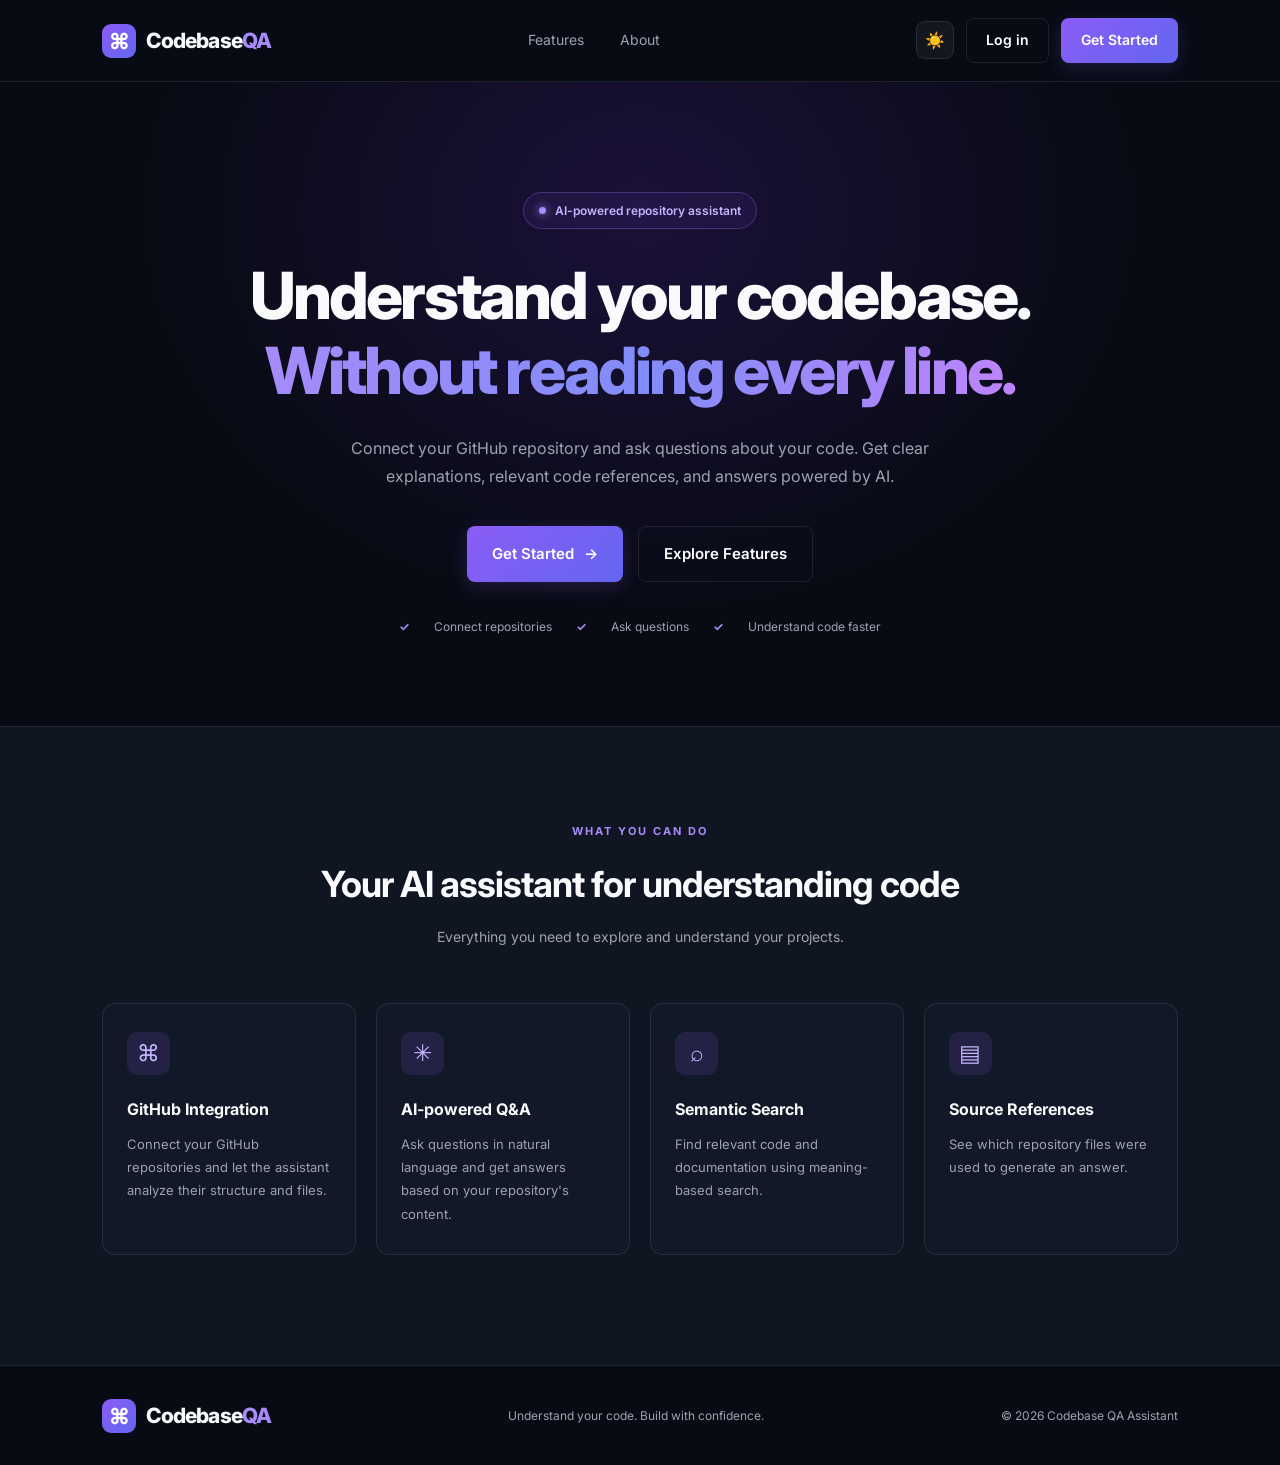
<file: frontend/index.html>
<!DOCTYPE html>
<html lang="en">
<head>
    <meta charset="UTF-8">
    <meta name="viewport" content="width=device-width, initial-scale=1.0">
    <meta name="description" content="Codebase QA Assistant - Understand your GitHub repositories with AI.">
    <title>Codebase QA Assistant</title>

    <link rel="stylesheet" href="css/style.css">
    <script src="js/theme.js"></script>
</head>

<body>

    <main class="landing-page">

        <nav class="navbar">
            <a href="index.html" class="logo">
                <span class="logo-icon">⌘</span>
                <span>Codebase<span class="logo-highlight">QA</span></span>
            </a>

            <div class="nav-links">
                <a href="#features">Features</a>
                <a href="#about">About</a>
            </div>

            <div class="nav-actions">
                <button class="theme-toggle" id="themeToggle" aria-label="Toggle theme" title="Toggle Light/Dark Theme">
                    <span class="theme-icon">☀️</span>
                </button>
                <a href="pages/login.html" class="btn btn-outline">Log in</a>
                <a href="pages/signup.html" class="btn btn-primary">Get Started</a>
            </div>
        </nav>

        <section class="hero" id="about">

            <div class="hero-badge">
                <span class="status-dot"></span>
                AI-powered repository assistant
            </div>

            <h1>
                Understand your codebase.
                <span>Without reading every line.</span>
            </h1>

            <p class="hero-description">
                Connect your GitHub repository and ask questions about your
                code. Get clear explanations, relevant code references,
                and answers powered by AI.
            </p>

            <div class="hero-actions">
                <a href="pages/signup.html" class="btn btn-primary btn-large">
                    Get Started
                    <span>→</span>
                </a>

                <a href="#features" class="btn btn-secondary btn-large">
                    Explore Features
                </a>
            </div>

            <div class="hero-note">
                <span>✓</span> Connect repositories
                <span>✓</span> Ask questions
                <span>✓</span> Understand code faster
            </div>

        </section>

        <section class="features" id="features">

            <div class="section-heading">
                <span class="section-label">WHAT YOU CAN DO</span>
                <h2>Your AI assistant for understanding code</h2>
                <p>Everything you need to explore and understand your projects.</p>
            </div>

            <div class="feature-grid">

                <article class="feature-card">
                    <div class="feature-icon">⌘</div>
                    <h3>GitHub Integration</h3>
                    <p>
                        Connect your GitHub repositories and let the assistant
                        analyze their structure and files.
                    </p>
                </article>

                <article class="feature-card">
                    <div class="feature-icon">✳</div>
                    <h3>AI-powered Q&A</h3>
                    <p>
                        Ask questions in natural language and get answers
                        based on your repository's content.
                    </p>
                </article>

                <article class="feature-card">
                    <div class="feature-icon">⌕</div>
                    <h3>Semantic Search</h3>
                    <p>
                        Find relevant code and documentation using
                        meaning-based search.
                    </p>
                </article>

                <article class="feature-card">
                    <div class="feature-icon">▤</div>
                    <h3>Source References</h3>
                    <p>
                        See which repository files were used to generate
                        an answer.
                    </p>
                </article>

            </div>
        </section>

        <footer class="footer">
            <a href="index.html" class="logo">
                <span class="logo-icon">⌘</span>
                <span>Codebase<span class="logo-highlight">QA</span></span>
            </a>

            <p>Understand your code. Build with confidence.</p>
            <span>© 2026 Codebase QA Assistant</span>
        </footer>

    </main>

</body>
</html>
</file>
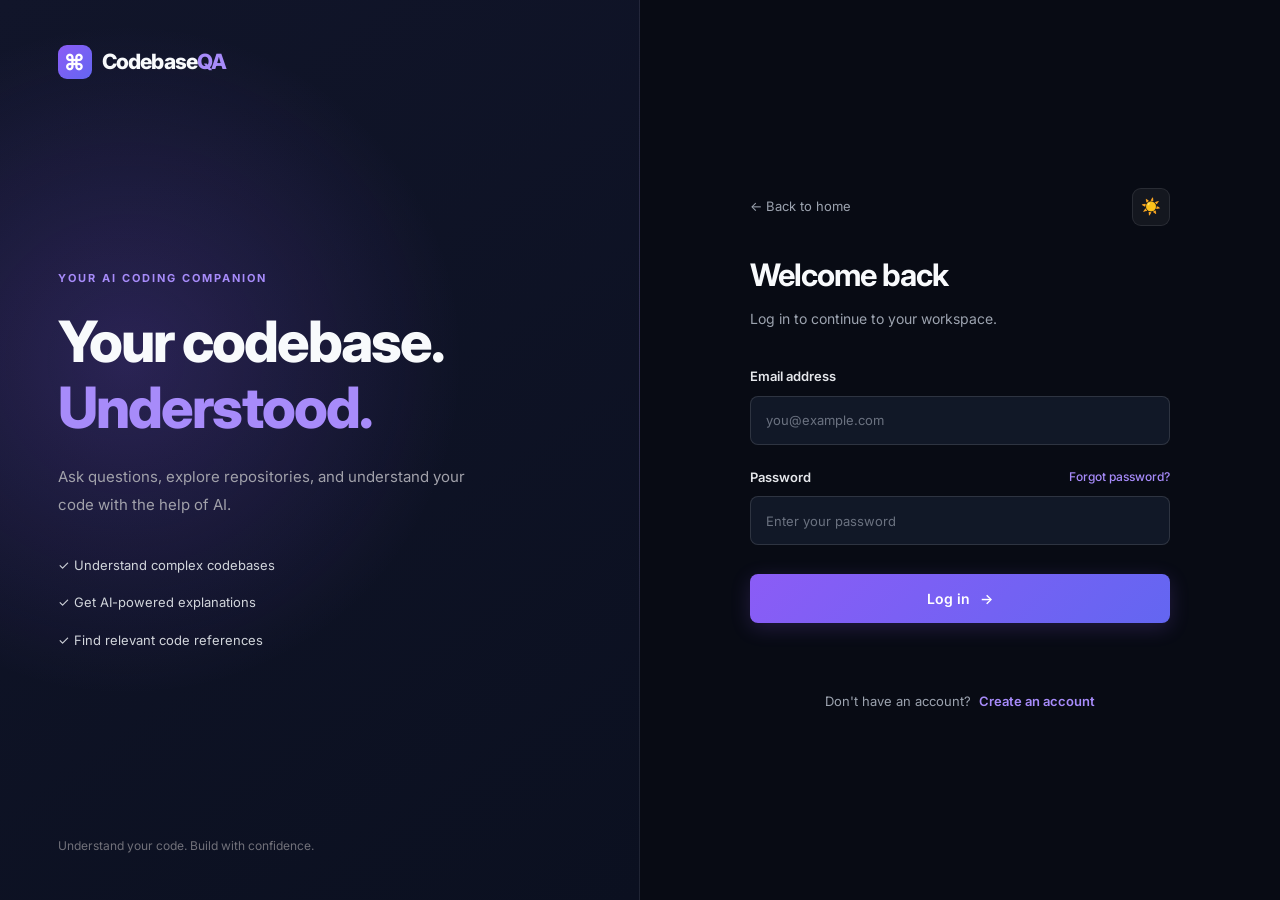
<file: frontend/pages/dashboard.html>
<!DOCTYPE html>
<html lang="en">
<head>
    <meta charset="UTF-8">
    <meta name="viewport" content="width=device-width, initial-scale=1.0">
    <title>Dashboard | Codebase QA Assistant</title>

    <link rel="stylesheet" href="../css/style.css?v=9">
    <link rel="stylesheet" href="../css/dashboard.css?v=9">
    <script src="../js/theme.js"></script>
</head>

<body class="dashboard-page">

    <div class="dashboard-layout">

        <!-- SIDEBAR -->
        <aside class="sidebar" id="sidebar">

            <div class="sidebar-header">
                <a href="../index.html" class="logo">
                    <span class="logo-icon">⌘</span>
                    <span>Codebase<span class="logo-highlight">QA</span></span>
                </a>

                <button class="sidebar-close" id="closeSidebar" aria-label="Close sidebar">
                    ×
                </button>
            </div>

            <button class="new-chat-btn" id="newChatBtn">
                <span>＋</span>
                New Chat
            </button>

            <div class="sidebar-section">
                <span class="sidebar-label">WORKSPACE</span>

                <a href="#repositories" class="sidebar-link active">
                    <span>▣</span>
                    My Repositories
                </a>
            </div>

            <div class="sidebar-section conversation-section">
                <span class="sidebar-label">RECENT CONVERSATIONS</span>

                <div id="conversationList" class="conversation-list">
                    <p class="empty-conversations">
                        Your conversations will appear here.
                    </p>
                </div>
            </div>

            <div class="sidebar-bottom">
                <div class="user-profile">
                    <div class="user-avatar" id="userAvatar">U</div>

                    <div class="user-details">
                        <span id="sidebarUsername">User</span>
                        <small id="sidebarEmail">user@example.com</small>
                    </div>
                </div>

                <div class="account-actions">
                    <button type="button" id="changePasswordBtn" class="account-action-btn">
                        Change Password
                    </button>
                    <button type="button" id="logoutBtn" class="account-action-btn signout-action-btn">
                        Sign out
                    </button>
                </div>
            </div>

        </aside>


        <!-- MAIN CONTENT -->
        <main class="dashboard-main">

            <!-- TOP NAVIGATION -->
            <header class="dashboard-header">

                <button class="menu-btn" id="menuBtn" aria-label="Open sidebar">
                    ☰
                </button>

                <div class="breadcrumb">
                    <span>Workspace</span>
                    <span>/</span>
                    <strong>Dashboard</strong>
                </div>

                <div class="header-right-actions">
                    <button class="theme-toggle" id="themeToggle" aria-label="Toggle theme" title="Toggle Light/Dark Theme">
                        <span class="theme-icon">☀️</span>
                    </button>
                    <div class="header-status">
                        <span class="status-dot"></span>
                        AI Assistant
                    </div>
                    <button type="button" id="headerLogoutBtn" class="btn btn-outline header-signout-btn">
                        Sign out
                    </button>
                </div>

            </header>


            <!-- DASHBOARD CONTENT -->
            <div class="dashboard-content">

                <section class="welcome-section">
                    <div>
                        <span class="section-label">YOUR WORKSPACE</span>

                        <h1>
                            Welcome back,
                            <span id="welcomeUsername">there</span>!
                        </h1>

                        <p>
                            Connect a repository and start exploring your
                            codebase with AI.
                        </p>
                    </div>

                    <button class="btn btn-primary" id="addRepositoryBtn">
                        <span>＋</span>
                        Add Repository
                    </button>
                </section>


                <!-- STATISTICS -->
                <section class="stats-grid">

                    <article class="stat-card">
                        <div class="stat-icon">▣</div>
                        <div>
                            <span class="stat-label">Total Repositories</span>
                            <h2 id="repositoryCount">0</h2>
                        </div>
                    </article>

                    <article class="stat-card">
                        <div class="stat-icon">◷</div>
                        <div>
                            <span class="stat-label">Conversations</span>
                            <h2 id="conversationCount">0</h2>
                        </div>
                    </article>

                    <article class="stat-card">
                        <div class="stat-icon">✳</div>
                        <div>
                            <span class="stat-label">AI Assistant</span>
                            <h2>Ready</h2>
                        </div>
                    </article>

                </section>


                <!-- REPOSITORIES -->
                <section class="repositories-section" id="repositories">

                    <div class="section-header">
                        <div>
                            <h2>My Repositories</h2>
                            <p>Manage and explore your connected GitHub projects.</p>
                        </div>

                        <button class="btn btn-outline" id="refreshRepositoriesBtn">
                            ↻ Refresh
                        </button>
                    </div>

                    <div id="repositoryGrid" class="repository-grid">

                        <div class="empty-state">
                            <div class="empty-state-icon">▣</div>

                            <h3>No repositories yet</h3>

                            <p>
                                Add your first GitHub repository to start
                                asking questions about your code.
                            </p>

                            <button class="btn btn-primary" id="emptyAddRepositoryBtn">
                                Add Your First Repository
                            </button>
                        </div>

                    </div>

                </section>


                <!-- AI ASSISTANT INTRODUCTION -->
                <section class="assistant-banner">

                    <div class="assistant-banner-icon">✳</div>

                    <div>
                        <h2>Your codebase, explained by AI.</h2>

                        <p>
                            Ask questions about your repository, understand
                            functions, explore project architecture and
                            find relevant code references.
                        </p>
                    </div>

                </section>

            </div>

        </main>

    </div>


    <!-- ADD REPOSITORY MODAL -->
    <div class="modal-overlay" id="repositoryModal">

        <div class="modal-card">

            <div class="modal-header">
                <div>
                    <h2>Add Repository</h2>
                    <p>Connect a public GitHub repository.</p>
                </div>

                <button class="modal-close" id="closeRepositoryModal" aria-label="Close modal">
                    ×
                </button>
            </div>

            <form id="repositoryForm">

                <div class="form-group">
                    <label for="githubUrl">GitHub Repository URL</label>

                    <input
                        type="url"
                        id="githubUrl"
                        name="github_url"
                        placeholder="https://github.com/username/repository"
                        required
                    >
                </div>

                <!-- AUTOMATIC CLONING AND INDEXING STATUS -->
                <div id="repositoryProgress" class="form-message" role="status" aria-live="polite"></div>

                <button type="submit" class="btn btn-primary modal-submit">
                    Connect & Index Repository
                </button>

            </form>

        </div>

    </div>


    <!-- CHANGE PASSWORD MODAL -->
    <div class="modal-overlay" id="changePasswordModal">

        <div class="modal-card">

            <div class="modal-header">
                <div>
                    <h2>Change Password</h2>
                    <p>Update your account password.</p>
                </div>

                <button class="modal-close" id="closeChangePasswordModal" aria-label="Close modal">
                    ×
                </button>
            </div>

            <form id="changePasswordForm">

                <div class="form-group">
                    <div class="modal-label-row">
                        <label for="currentPassword">Current Password</label>
                        <button type="button" id="forgotCurrentPasswordBtn" class="modal-link-btn">
                            Forgot password?
                        </button>
                    </div>
                    <input
                        type="password"
                        id="currentPassword"
                        name="current_password"
                        placeholder="Enter your current password"
                        autocomplete="current-password"
                        required
                    >
                </div>

                <div class="form-group">
                    <label for="newPassword">New Password</label>
                    <input
                        type="password"
                        id="newPassword"
                        name="new_password"
                        placeholder="At least 8 characters"
                        autocomplete="new-password"
                        minlength="8"
                        maxlength="128"
                        required
                    >
                </div>

                <div class="form-group">
                    <label for="confirmNewPassword">Confirm New Password</label>
                    <input
                        type="password"
                        id="confirmNewPassword"
                        name="confirm_new_password"
                        placeholder="Re-enter your new password"
                        autocomplete="new-password"
                        minlength="8"
                        maxlength="128"
                        required
                    >
                </div>

                <div id="changePasswordMessage" class="form-message" role="status" aria-live="polite"></div>

                <button type="submit" id="changePasswordSubmitBtn" class="btn btn-primary modal-submit">
                    Update Password
                </button>

            </form>

        </div>

    </div>


    <script src="../js/api.js?v=9"></script>
    <script src="../js/dashboard.js?v=9"></script>
    <script src="../js/chat.js?v=9"></script>

</body>
</html>
</file>
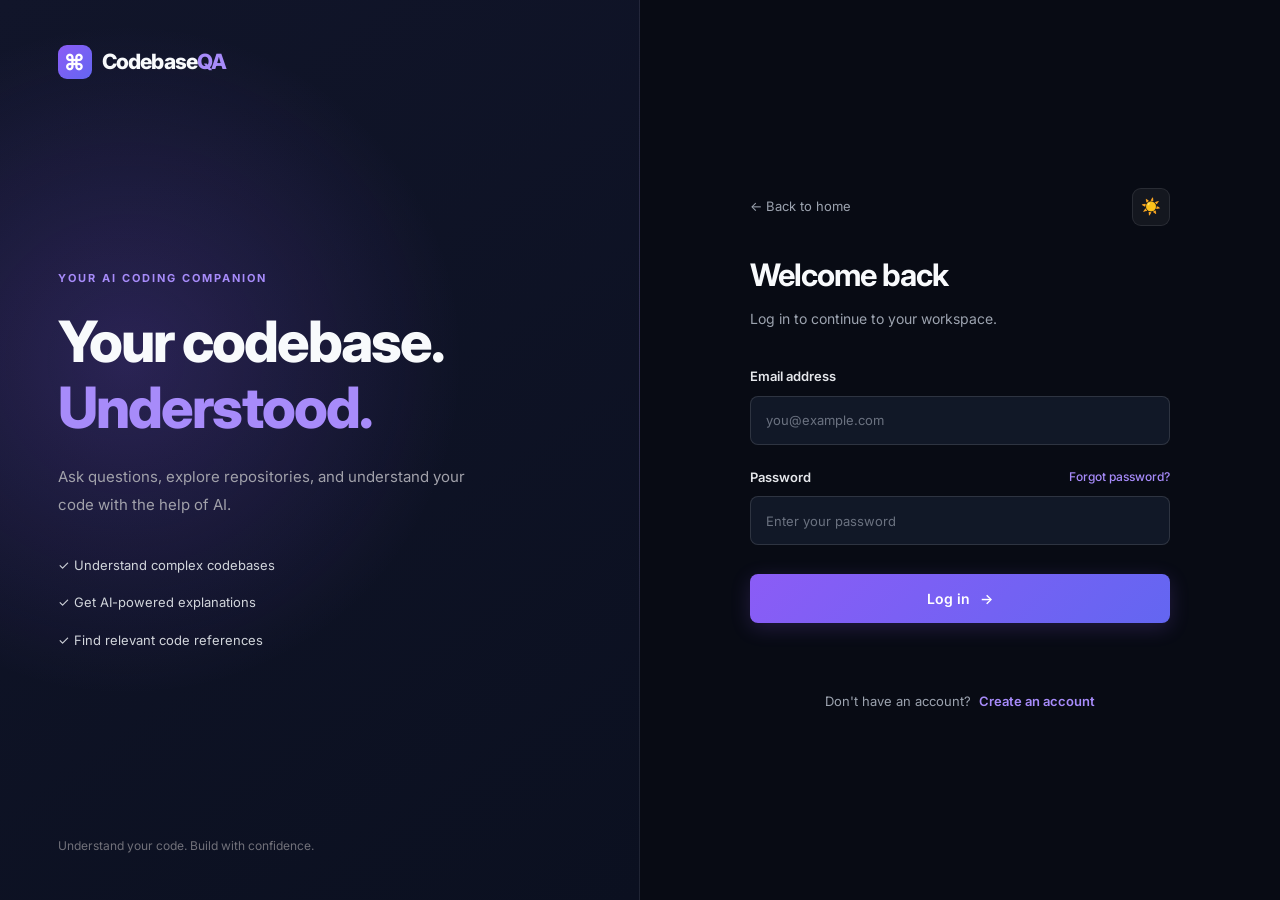
<file: frontend/pages/login.html>
<!DOCTYPE html>
<html lang="en">
<head>
    <meta charset="UTF-8">
    <meta name="viewport" content="width=device-width, initial-scale=1.0">
    <title>Login | Codebase QA Assistant</title>

    <link rel="stylesheet" href="../css/style.css">
    <link rel="stylesheet" href="../css/auth.css">
    <script src="../js/theme.js"></script>
</head>

<body class="auth-page">

    <main class="auth-container">

        <!-- Left Side: Branding -->
        <section class="auth-branding">

            <a href="../index.html" class="logo">
                <span class="logo-icon">⌘</span>
                <span>Codebase<span class="logo-highlight">QA</span></span>
            </a>

            <div class="branding-content">
                <span class="section-label">YOUR AI CODING COMPANION</span>

                <h1>
                    Your codebase.
                    <span>Understood.</span>
                </h1>

                <p>
                    Ask questions, explore repositories, and understand
                    your code with the help of AI.
                </p>

                <div class="branding-points">
                    <div>✓ Understand complex codebases</div>
                    <div>✓ Get AI-powered explanations</div>
                    <div>✓ Find relevant code references</div>
                </div>
            </div>

            <p class="branding-footer">
                Understand your code. Build with confidence.
            </p>

        </section>

        <!-- Right Side: Login Form -->
        <section class="auth-form-section">

            <div class="auth-form-wrapper">

                <div class="auth-top-bar">
                    <a href="../index.html" class="back-link">
                        ← Back to home
                    </a>
                    <button class="theme-toggle" id="themeToggle" aria-label="Toggle theme" title="Toggle Light/Dark Theme">
                        <span class="theme-icon">☀️</span>
                    </button>
                </div>

                <div class="auth-heading">
                    <h2>Welcome back</h2>
                    <p>Log in to continue to your workspace.</p>
                </div>

                <form id="loginForm">

                    <div class="form-group">
                        <label for="email">Email address</label>

                        <input
                            type="email"
                            id="email"
                            name="email"
                            placeholder="you@example.com"
                            autocomplete="email"
                            required
                        >
                    </div>

                    <div class="form-group">
                        <div class="password-label">
                            <label for="password">Password</label>
                            <a href="reset-password.html" class="forgot-password-link">Forgot password?</a>
                        </div>

                        <input
                            type="password"
                            id="password"
                            name="password"
                            placeholder="Enter your password"
                            autocomplete="current-password"
                            required
                        >
                    </div>

                    <button type="submit" class="btn btn-primary auth-submit">
                        Log in
                        <span>→</span>
                    </button>

                    <p id="loginMessage" class="form-message" role="status"></p>

                </form>

                <div class="auth-switch">
                    Don't have an account?
                    <a href="signup.html">Create an account</a>
                </div>

            </div>

        </section>

    </main>

    <script src="../js/api.js?v=8"></script>
    <script src="../js/auth.js?v=8"></script>

</body>
</html>
</file>
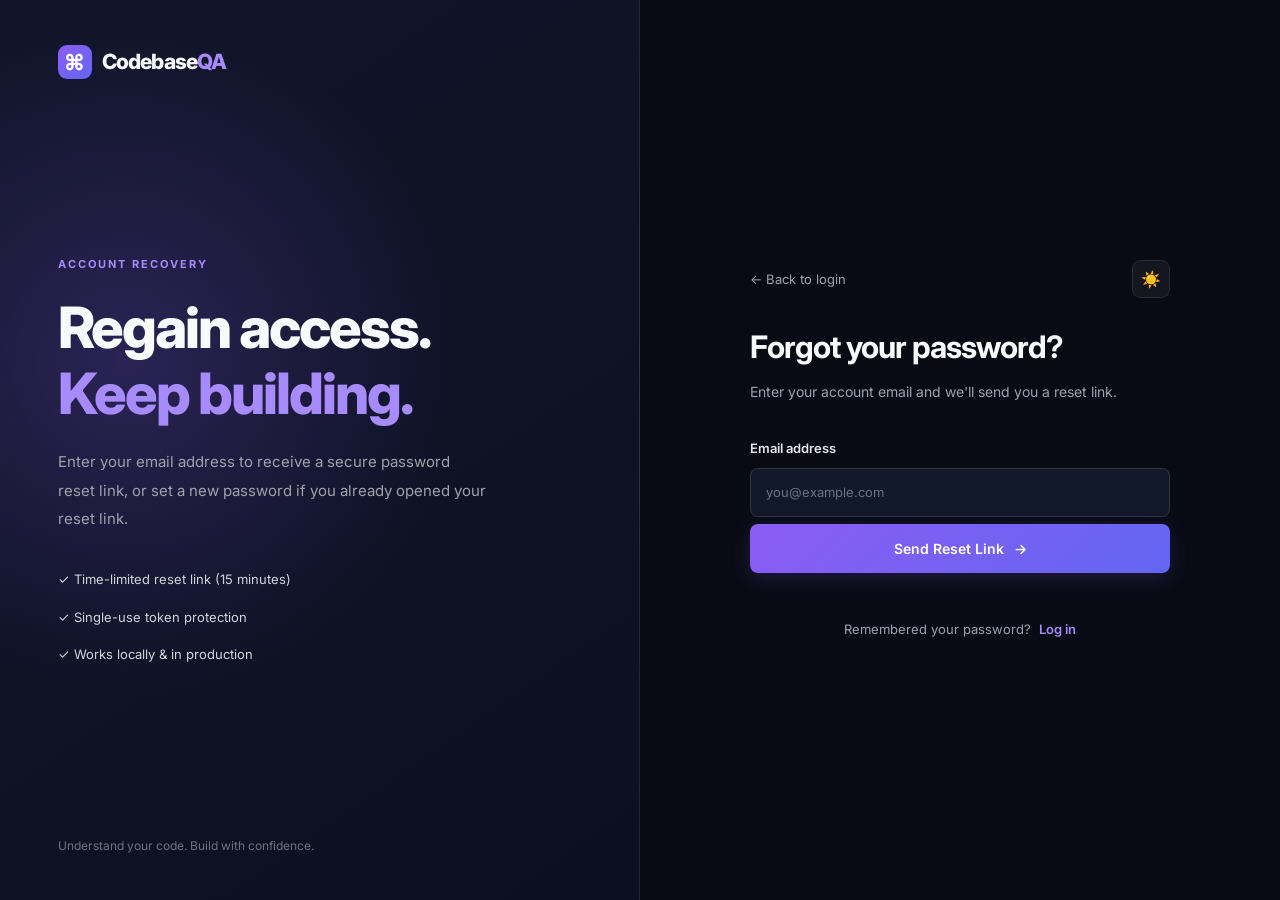
<file: frontend/pages/reset-password.html>
<!DOCTYPE html>
<html lang="en">
<head>
    <meta charset="UTF-8">
    <meta name="viewport" content="width=device-width, initial-scale=1.0">
    <title>Reset Password | Codebase QA Assistant</title>

    <link rel="stylesheet" href="../css/style.css?v=8">
    <link rel="stylesheet" href="../css/auth.css?v=8">
    <script src="../js/theme.js"></script>
</head>

<body class="auth-page">

    <main class="auth-container">

        <!-- Left Side: Branding -->
        <section class="auth-branding">

            <a href="../index.html" class="logo">
                <span class="logo-icon">⌘</span>
                <span>Codebase<span class="logo-highlight">QA</span></span>
            </a>

            <div class="branding-content">
                <span class="section-label">ACCOUNT RECOVERY</span>

                <h1>
                    Regain access.
                    <span>Keep building.</span>
                </h1>

                <p>
                    Enter your email address to receive a secure password reset link,
                    or set a new password if you already opened your reset link.
                </p>

                <div class="branding-points">
                    <div>✓ Time-limited reset link (15 minutes)</div>
                    <div>✓ Single-use token protection</div>
                    <div>✓ Works locally &amp; in production</div>
                </div>
            </div>

            <p class="branding-footer">
                Understand your code. Build with confidence.
            </p>

        </section>

        <!-- Right Side: Forgot / Reset Form -->
        <section class="auth-form-section">

            <div class="auth-form-wrapper">

                <div class="auth-top-bar">
                    <a href="login.html" class="back-link">
                        ← Back to login
                    </a>
                    <button class="theme-toggle" id="themeToggle" aria-label="Toggle theme" title="Toggle Light/Dark Theme">
                        <span class="theme-icon">☀️</span>
                    </button>
                </div>

                <!-- REQUEST RESET LINK -->
                <div id="forgotPasswordSection">
                    <div class="auth-heading">
                        <h2>Forgot your password?</h2>
                        <p>Enter your account email and we'll send you a reset link.</p>
                    </div>

                    <form id="forgotPasswordForm">

                        <div class="form-group">
                            <label for="resetEmail">Email address</label>
                            <input
                                type="email"
                                id="resetEmail"
                                name="email"
                                placeholder="you@example.com"
                                autocomplete="email"
                                required
                            >
                        </div>

                        <button type="submit" class="btn btn-primary auth-submit">
                            Send Reset Link
                            <span>→</span>
                        </button>

                        <p id="forgotMessage" class="form-message" role="status"></p>

                    </form>
                </div>

                <!-- SET NEW PASSWORD (WHEN ?token=... IS PRESENT) -->
                <div id="resetPasswordSection" style="display: none;">
                    <div class="auth-heading">
                        <h2>Set a new password</h2>
                        <p>Choose a strong new password for your account.</p>
                    </div>

                    <form id="resetPasswordForm">

                        <div class="form-group">
                            <label for="newResetPassword">New password</label>
                            <input
                                type="password"
                                id="newResetPassword"
                                name="new_password"
                                placeholder="At least 8 characters"
                                autocomplete="new-password"
                                minlength="8"
                                maxlength="128"
                                required
                            >
                        </div>

                        <div class="form-group">
                            <label for="confirmNewResetPassword">Confirm new password</label>
                            <input
                                type="password"
                                id="confirmNewResetPassword"
                                name="confirm_new_password"
                                placeholder="Re-enter your new password"
                                autocomplete="new-password"
                                minlength="8"
                                maxlength="128"
                                required
                            >
                        </div>

                        <button type="submit" class="btn btn-primary auth-submit">
                            Reset Password
                            <span>→</span>
                        </button>

                        <p id="resetMessage" class="form-message" role="status"></p>

                    </form>
                </div>

                <div class="auth-switch">
                    Remembered your password?
                    <a href="login.html">Log in</a>
                </div>

            </div>

        </section>

    </main>

    <script src="../js/api.js?v=8"></script>
    <script src="../js/auth.js?v=8"></script>

</body>
</html>
</file>
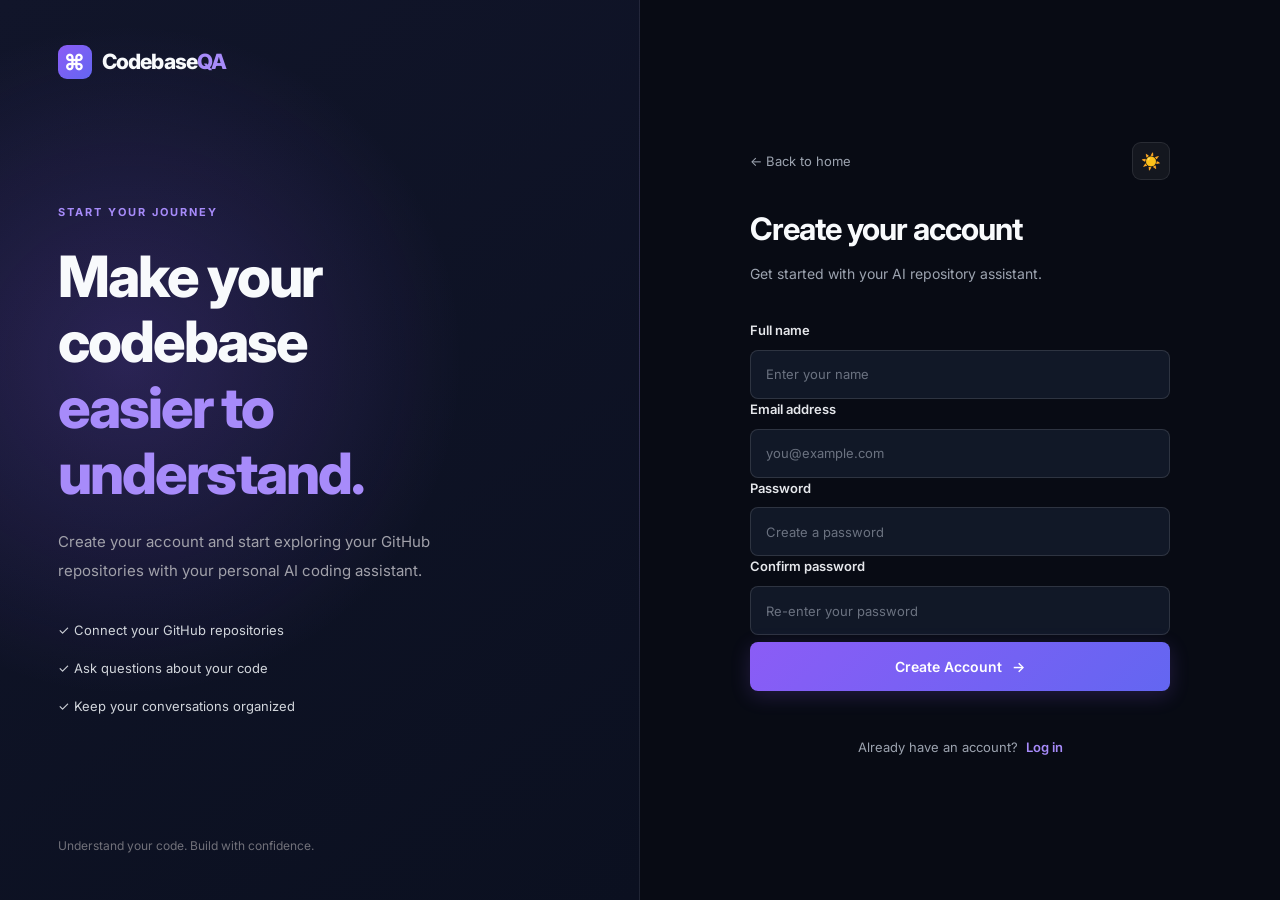
<file: frontend/pages/signup.html>
<!DOCTYPE html>
<html lang="en">
<head>
    <meta charset="UTF-8">
    <meta name="viewport" content="width=device-width, initial-scale=1.0">
    <title>Create Account | Codebase QA Assistant</title>

    <link rel="stylesheet" href="../css/style.css">
    <link rel="stylesheet" href="../css/auth.css">
    <script src="../js/theme.js"></script>
</head>

<body class="auth-page">

    <main class="auth-container">

        <!-- Left Branding Panel -->
        <section class="auth-branding">

            <a href="../index.html" class="logo">
                <span class="logo-icon">⌘</span>
                <span>Codebase<span class="logo-highlight">QA</span></span>
            </a>

            <div class="branding-content">
                <span class="section-label">START YOUR JOURNEY</span>

                <h1>
                    Make your codebase
                    <span>easier to understand.</span>
                </h1>

                <p>
                    Create your account and start exploring your GitHub
                    repositories with your personal AI coding assistant.
                </p>

                <div class="branding-points">
                    <div>✓ Connect your GitHub repositories</div>
                    <div>✓ Ask questions about your code</div>
                    <div>✓ Keep your conversations organized</div>
                </div>
            </div>

            <p class="branding-footer">
                Understand your code. Build with confidence.
            </p>

        </section>

        <!-- Right Signup Form -->
        <section class="auth-form-section">

            <div class="auth-form-wrapper">

                <div class="auth-top-bar">
                    <a href="../index.html" class="back-link">
                        ← Back to home
                    </a>
                    <button class="theme-toggle" id="themeToggle" aria-label="Toggle theme" title="Toggle Light/Dark Theme">
                        <span class="theme-icon">☀️</span>
                    </button>
                </div>

                <div class="auth-heading">
                    <h2>Create your account</h2>
                    <p>Get started with your AI repository assistant.</p>
                </div>

                <form id="signupForm">

                    <div class="form-group">
                        <label for="username">Full name</label>

                        <input
                            type="text"
                            id="username"
                            name="username"
                            placeholder="Enter your name"
                            autocomplete="name"
                            minlength="3"
                            maxlength="100"
                            required
                        >
                    </div>

                    <div class="form-group">
                        <label for="email">Email address</label>

                        <input
                            type="email"
                            id="email"
                            name="email"
                            placeholder="you@example.com"
                            autocomplete="email"
                            required
                        >
                    </div>

                    <div class="form-group">
                        <label for="password">Password</label>

                        <input
                            type="password"
                            id="password"
                            name="password"
                            placeholder="Create a password"
                            autocomplete="new-password"
                            minlength="8"
                            maxlength="128"
                            required
                        >
                    </div>

                    <div class="form-group">
                        <label for="confirmPassword">Confirm password</label>

                        <input
                            type="password"
                            id="confirmPassword"
                            name="confirmPassword"
                            placeholder="Re-enter your password"
                            autocomplete="new-password"
                            minlength="8"
                            maxlength="128"
                            required
                        >
                    </div>

                    <button type="submit" class="btn btn-primary auth-submit">
                        Create Account
                        <span>→</span>
                    </button>

                    <p id="signupMessage" class="form-message" role="status"></p>

                </form>

                <div class="auth-switch">
                    Already have an account?
                    <a href="login.html">Log in</a>
                </div>

            </div>

        </section>

    </main>

    <script src="../js/api.js?v=4"></script>
    <script src="../js/auth.js?v=4"></script>

</body>
</html>
</file>
<file: frontend/css/style.css>
/* ================================
   1. GLOBAL STYLES
================================ */

@import url('https://fonts.googleapis.com/css2?family=Inter:wght@400;500;600;700;800&display=swap');

:root {
    --bg-primary: #080b14;
    --bg-secondary: #101522;
    --bg-card: #111827;
    --text-primary: #f8fafc;
    --text-secondary: #9ca3af;
    --accent: #8b5cf6;
    --accent-light: #a78bfa;
    --border: rgba(255, 255, 255, 0.09);
}

* {
    margin: 0;
    padding: 0;
    box-sizing: border-box;
}

html {
    scroll-behavior: smooth;
}

body {
    font-family: 'Inter', sans-serif;
    background: var(--bg-primary);
    color: var(--text-primary);
    line-height: 1.6;
}

a {
    text-decoration: none;
    color: inherit;
}

.landing-page {
    width: 100%;
    min-height: 100vh;
    overflow: hidden;
}

/* ================================
   2. NAVIGATION BAR
================================ */

.navbar {
    width: 100%;
    height: 82px;
    padding: 0 8%;
    display: flex;
    align-items: center;
    justify-content: space-between;
    border-bottom: 1px solid var(--border);
    background: rgba(8, 11, 20, 0.85);
}

.logo {
    display: flex;
    align-items: center;
    gap: 10px;
    font-size: 21px;
    font-weight: 800;
    letter-spacing: -0.8px;
}

.logo-icon {
    width: 34px;
    height: 34px;
    display: grid;
    place-items: center;
    border-radius: 9px;
    background: linear-gradient(135deg, #8b5cf6, #6366f1);
    color: white;
    font-size: 22px;
}

.logo-highlight {
    color: var(--accent-light);
}

.nav-links {
    display: flex;
    gap: 36px;
}

.nav-links a {
    color: var(--text-secondary);
    font-size: 14px;
    transition: color 0.3s ease;
}

.nav-links a:hover {
    color: white;
}

.nav-actions {
    display: flex;
    align-items: center;
    gap: 12px;
}

/* ================================
   3. BUTTONS
================================ */

.btn {
    display: inline-flex;
    justify-content: center;
    align-items: center;
    gap: 10px;
    border-radius: 8px;
    font-size: 14px;
    font-weight: 600;
    transition: all 0.3s ease;
    cursor: pointer;
}

.btn-outline {
    padding: 10px 19px;
    border: 1px solid var(--border);
    color: white;
}

.btn-outline:hover {
    background: rgba(255, 255, 255, 0.07);
}

.btn-primary {
    padding: 11px 20px;
    color: white;
    background: linear-gradient(135deg, #8b5cf6, #6366f1);
    box-shadow: 0 5px 20px rgba(139, 92, 246, 0.2);
}

.btn-primary:hover {
    transform: translateY(-2px);
    box-shadow: 0 8px 25px rgba(139, 92, 246, 0.35);
}

.btn-secondary {
    padding: 14px 24px;
    border: 1px solid var(--border);
    color: white;
}

.btn-secondary:hover {
    background: rgba(255, 255, 255, 0.07);
}

.btn-large {
    padding: 15px 25px;
    font-size: 15px;
}

/* ================================
   4. HERO SECTION
================================ */

.hero {
    position: relative;
    min-height: 590px;
    padding: 110px 20px 90px;
    display: flex;
    flex-direction: column;
    align-items: center;
    text-align: center;
    background:
        radial-gradient(
            ellipse at 50% 20%,
            rgba(109, 40, 217, 0.19),
            transparent 55%
        );
}

.hero-badge {
    display: inline-flex;
    align-items: center;
    gap: 9px;
    padding: 8px 15px;
    margin-bottom: 30px;
    border: 1px solid rgba(167, 139, 250, 0.25);
    border-radius: 30px;
    background: rgba(139, 92, 246, 0.08);
    color: #c4b5fd;
    font-size: 12px;
    font-weight: 600;
}

.status-dot {
    width: 7px;
    height: 7px;
    border-radius: 50%;
    background: #a78bfa;
    box-shadow: 0 0 10px #a78bfa;
}

.hero h1 {
    max-width: 850px;
    font-size: clamp(38px, 6vw, 65px);
    line-height: 1.15;
    letter-spacing: -2.8px;
    font-weight: 800;
}

.hero h1 span {
    display: block;
    background: linear-gradient(90deg, #a78bfa, #818cf8, #c084fc);
    -webkit-background-clip: text;
    background-clip: text;
    color: transparent;
}

.hero-description {
    max-width: 620px;
    margin-top: 25px;
    color: var(--text-secondary);
    font-size: 16px;
    line-height: 1.8;
}

.hero-actions {
    display: flex;
    gap: 15px;
    margin-top: 35px;
}

.hero-note {
    display: flex;
    flex-wrap: wrap;
    justify-content: center;
    gap: 24px;
    margin-top: 35px;
    color: #9ca3af;
    font-size: 12px;
}

.hero-note span {
    color: #a78bfa;
    font-weight: 700;
}

/* ================================
   5. FEATURES SECTION
================================ */

.features {
    padding: 90px 8% 110px;
    background: var(--bg-secondary);
    border-top: 1px solid var(--border);
}

.section-heading {
    text-align: center;
    margin-bottom: 55px;
}

.section-label {
    color: var(--accent-light);
    font-size: 11px;
    font-weight: 700;
    letter-spacing: 2px;
}

.section-heading h2 {
    margin-top: 13px;
    font-size: clamp(25px, 4vw, 36px);
    letter-spacing: -1px;
}

.section-heading p {
    margin-top: 12px;
    color: var(--text-secondary);
    font-size: 14px;
}

.feature-grid {
    display: grid;
    grid-template-columns: repeat(4, 1fr);
    gap: 20px;
    max-width: 1200px;
    margin: 0 auto;
}

.feature-card {
    padding: 28px 24px;
    min-height: 220px;
    border: 1px solid var(--border);
    border-radius: 13px;
    background: var(--bg-card);
    transition: all 0.3s ease;
}

.feature-card:hover {
    transform: translateY(-6px);
    border-color: rgba(167, 139, 250, 0.5);
    background: #171e30;
}

.feature-icon {
    width: 43px;
    height: 43px;
    display: grid;
    place-items: center;
    border-radius: 10px;
    background: rgba(139, 92, 246, 0.14);
    color: #c4b5fd;
    font-size: 23px;
}

.feature-card h3 {
    margin-top: 22px;
    font-size: 16px;
    font-weight: 700;
}

.feature-card p {
    margin-top: 10px;
    color: var(--text-secondary);
    font-size: 13px;
    line-height: 1.8;
}

/* ================================
   6. FOOTER
================================ */

.footer {
    min-height: 100px;
    padding: 25px 8%;
    display: flex;
    align-items: center;
    justify-content: space-between;
    gap: 20px;
    flex-wrap: wrap;
    background: var(--bg-primary);
    border-top: 1px solid var(--border);
}

.footer p,
.footer > span {
    color: var(--text-secondary);
    font-size: 12px;
}

/* ================================
   7. RESPONSIVE DESIGN
================================ */

@media (max-width: 1000px) {
    .feature-grid {
        grid-template-columns: repeat(2, 1fr);
    }

    .navbar {
        padding: 0 5%;
    }
}

@media (max-width: 650px) {
    .navbar {
        height: auto;
        min-height: 75px;
        padding: 18px 5%;
        flex-wrap: wrap;
        gap: 15px;
    }

    .nav-links {
        display: none;
    }

    .nav-actions {
        gap: 8px;
    }

    .btn-outline,
    .nav-actions .btn-primary {
        padding: 9px 12px;
        font-size: 12px;
    }

    .hero {
        padding: 85px 20px 70px;
    }

    .hero h1 {
        letter-spacing: -1.5px;
    }

    .hero-description {
        font-size: 14px;
    }

    .hero-actions {
        flex-direction: column;
        width: 100%;
        max-width: 280px;
    }

    .hero-note {
        gap: 12px;
        font-size: 11px;
    }

    .features {
        padding: 70px 6%;
    }

    .feature-grid {
        grid-template-columns: 1fr;
    }

    .footer {
        flex-direction: column;
        text-align: center;
    }
}

/* Conversation history item layout */

.conversation-item-wrapper {
    display: flex;
    align-items: center;
    gap: 6px;
    width: 100%;
}

.conversation-item-wrapper .conversation-item {
    flex: 1;
    min-width: 0;
}

/* Conversation delete button */

.conversation-delete-btn {
    flex-shrink: 0;
    width: 30px;
    height: 30px;
    border: none;
    border-radius: 6px;
    background: transparent;
    color: #9ca3af;
    font-size: 21px;
    cursor: pointer;
    transition: background 0.2s ease, color 0.2s ease;
}

.conversation-delete-btn:hover {
    background: rgba(239, 68, 68, 0.12);
    color: #ef4444;
}

.conversation-delete-btn:disabled {
    opacity: 0.5;
    cursor: not-allowed;
}

/* =========================================
   THEME TOGGLE & LIGHT THEME STYLES
========================================= */

.theme-toggle {
    display: inline-flex;
    align-items: center;
    justify-content: center;
    width: 38px;
    height: 38px;
    border-radius: 9px;
    border: 1px solid var(--border);
    background: rgba(255, 255, 255, 0.05);
    color: var(--text-primary);
    cursor: pointer;
    font-size: 16px;
    transition: all 0.25s ease;
}

.theme-toggle:hover {
    border-color: var(--accent);
    transform: translateY(-1px);
    background: rgba(139, 92, 246, 0.15);
}

/* --- LIGHT THEME (PURE WHITE BACKGROUND) --- */
[data-theme="light"] {
    --bg-primary: #ffffff;
    --bg-secondary: #f8fafc;
    --bg-card: #ffffff;
    --text-primary: #0f172a;
    --text-secondary: #475569;
    --accent: #7c3aed;
    --accent-light: #6d28d9;
    --border: #e2e8f0;
}

[data-theme="light"] body {
    background: #ffffff !important;
    color: #0f172a !important;
}

[data-theme="light"] .landing-page {
    background: #ffffff !important;
}

[data-theme="light"] .navbar {
    background: #ffffff !important;
    border-bottom: 1px solid #e2e8f0 !important;
}

[data-theme="light"] .nav-links a {
    color: #475569 !important;
}

[data-theme="light"] .nav-links a:hover {
    color: #0f172a !important;
}

[data-theme="light"] .hero {
    background: radial-gradient(ellipse at 50% 20%, rgba(124, 58, 237, 0.08), transparent 60%) !important;
}

[data-theme="light"] .hero h1 {
    color: #0f172a !important;
}

[data-theme="light"] .hero h1 span {
    color: #7c3aed !important;
}

[data-theme="light"] .hero-description {
    color: #475569 !important;
}

[data-theme="light"] .hero-badge {
    background: rgba(124, 58, 237, 0.08) !important;
    border: 1px solid rgba(124, 58, 237, 0.2) !important;
    color: #6d28d9 !important;
}

[data-theme="light"] .hero-note {
    color: #64748b !important;
}

[data-theme="light"] .hero-note span {
    color: #059669 !important;
}

[data-theme="light"] .section-heading h2 {
    color: #0f172a !important;
}

[data-theme="light"] .section-heading p {
    color: #64748b !important;
}

[data-theme="light"] .feature-card {
    background: #ffffff !important;
    border: 1px solid #e2e8f0 !important;
    box-shadow: 0 4px 14px rgba(0, 0, 0, 0.04) !important;
}

[data-theme="light"] .feature-card:hover {
    border-color: rgba(124, 58, 237, 0.4) !important;
    box-shadow: 0 10px 25px rgba(124, 58, 237, 0.08) !important;
}

[data-theme="light"] .feature-card h3 {
    color: #0f172a !important;
}

[data-theme="light"] .feature-card p {
    color: #64748b !important;
}

[data-theme="light"] .feature-icon {
    background: rgba(124, 58, 237, 0.1) !important;
    color: #7c3aed !important;
}

[data-theme="light"] .btn-outline {
    border: 1px solid #cbd5e1 !important;
    color: #0f172a !important;
}

[data-theme="light"] .btn-outline:hover {
    background: #f1f5f9 !important;
    border-color: #7c3aed !important;
    color: #7c3aed !important;
}

[data-theme="light"] .btn-secondary {
    background: #f1f5f9 !important;
    color: #0f172a !important;
    border: 1px solid #e2e8f0 !important;
}

[data-theme="light"] .btn-secondary:hover {
    background: #e2e8f0 !important;
}

[data-theme="light"] .footer {
    background: #ffffff !important;
    border-top: 1px solid #e2e8f0 !important;
    color: #64748b !important;
}

[data-theme="light"] .footer p,
[data-theme="light"] .footer span {
    color: #64748b !important;
}

[data-theme="light"] .theme-toggle {
    background: #f8fafc !important;
    border: 1px solid #cbd5e1 !important;
    color: #0f172a !important;
}

[data-theme="light"] .theme-toggle:hover {
    border-color: #7c3aed !important;
    background: #ede9fe !important;
    color: #7c3aed !important;
}
</file>
<file: frontend/css/dashboard.css>
/* =========================================
   1. DASHBOARD BASE
========================================= */

.dashboard-page {
    min-height: 100vh;
    background: #080b14;
    color: #f8fafc;
}

.dashboard-layout {
    display: flex;
    min-height: 100vh;
}

/* =========================================
   2. SIDEBAR
========================================= */

.sidebar {
    width: 265px;
    min-width: 265px;
    height: 100vh;
    position: sticky;
    top: 0;
    display: flex;
    flex-direction: column;
    padding: 25px 17px;
    background: #0d1220;
    border-right: 1px solid rgba(255, 255, 255, 0.08);
    z-index: 100;
}

.sidebar-header {
    display: flex;
    align-items: center;
    justify-content: space-between;
    margin-bottom: 32px;
}

.sidebar-close {
    display: none;
    border: none;
    background: none;
    color: #9ca3af;
    font-size: 25px;
    cursor: pointer;
}

/* =========================================
   3. NEW CHAT BUTTON
========================================= */

.new-chat-btn {
    width: 100%;
    height: 45px;
    display: flex;
    align-items: center;
    justify-content: center;
    gap: 10px;
    border: 1px solid rgba(167, 139, 250, 0.3);
    border-radius: 8px;
    background: rgba(139, 92, 246, 0.13);
    color: #c4b5fd;
    font-family: inherit;
    font-size: 13px;
    font-weight: 600;
    cursor: pointer;
    transition: all 0.3s ease;
}

.new-chat-btn:hover {
    background: rgba(139, 92, 246, 0.22);
}

.new-chat-btn span {
    font-size: 20px;
}

/* =========================================
   4. SIDEBAR SECTIONS
========================================= */

.sidebar-section {
    margin-top: 35px;
}

.sidebar-label {
    display: block;
    margin-bottom: 14px;
    padding-left: 9px;
    color: #6b7280;
    font-size: 10px;
    font-weight: 700;
    letter-spacing: 1.5px;
}

.sidebar-link {
    display: flex;
    align-items: center;
    gap: 12px;
    padding: 12px 10px;
    border-radius: 7px;
    color: #9ca3af;
    font-size: 13px;
    transition: all 0.3s ease;
}

.sidebar-link:hover,
.sidebar-link.active {
    background: rgba(139, 92, 246, 0.13);
    color: #c4b5fd;
}

.sidebar-link span {
    font-size: 17px;
}

.conversation-section {
    flex: 1;
    min-height: 0;
    overflow-y: auto;
}

.conversation-list {
    display: flex;
    flex-direction: column;
    gap: 7px;
}

.empty-conversations {
    padding: 10px;
    color: #6b7280;
    font-size: 12px;
    line-height: 1.6;
}

/* =========================================
   5. USER PROFILE
========================================= */

.sidebar-bottom {
    padding-top: 18px;
    border-top: 1px solid rgba(255, 255, 255, 0.08);
}

.user-profile {
    display: flex;
    align-items: center;
    gap: 10px;
}

.user-avatar {
    width: 36px;
    height: 36px;
    flex-shrink: 0;
    display: grid;
    place-items: center;
    border-radius: 50%;
    background: linear-gradient(135deg, #8b5cf6, #6366f1);
    color: white;
    font-size: 13px;
    font-weight: 700;
}

.user-details {
    min-width: 0;
    flex: 1;
    display: flex;
    flex-direction: column;
}

.user-details span {
    color: #e5e7eb;
    font-size: 12px;
    font-weight: 600;
}

.user-details small {
    overflow: hidden;
    color: #6b7280;
    font-size: 10px;
    text-overflow: ellipsis;
    white-space: nowrap;
}

.logout-btn {
    border: none;
    background: none;
    color: #9ca3af;
    font-size: 21px;
    cursor: pointer;
}

.logout-btn:hover {
    color: #f87171;
}

.account-actions {
    display: flex;
    gap: 8px;
    margin-top: 12px;
}

.account-action-btn {
    flex: 1;
    padding: 7px 10px;
    border-radius: 7px;
    border: 1px solid rgba(255, 255, 255, 0.12);
    background: rgba(255, 255, 255, 0.04);
    color: #cbd5e1;
    font-family: inherit;
    font-size: 11px;
    font-weight: 600;
    cursor: pointer;
    transition: all 0.2s ease;
    text-align: center;
}

.account-action-btn:hover {
    border-color: rgba(167, 139, 250, 0.45);
    color: #e5e7eb;
    background: rgba(139, 92, 246, 0.14);
}

.signout-action-btn:hover {
    border-color: rgba(248, 113, 113, 0.45);
    color: #fca5a5;
    background: rgba(239, 68, 68, 0.14);
}

.header-signout-btn {
    padding: 6px 12px;
    font-size: 12px;
}

.modal-label-row {
    display: flex;
    align-items: center;
    justify-content: space-between;
    gap: 10px;
}

.modal-link-btn {
    border: none;
    background: none;
    padding: 0;
    color: #a78bfa;
    font-family: inherit;
    font-size: 12px;
    font-weight: 500;
    cursor: pointer;
    transition: color 0.2s ease;
}

.modal-link-btn:hover {
    color: #c4b5fd;
}

.modal-link-btn:disabled {
    opacity: 0.6;
    cursor: not-allowed;
}

/* =========================================
   6. MAIN CONTENT
========================================= */

.dashboard-main {
    min-width: 0;
    flex: 1;
}

.dashboard-header {
    height: 72px;
    padding: 0 45px;
    display: flex;
    align-items: center;
    justify-content: space-between;
    border-bottom: 1px solid rgba(255, 255, 255, 0.08);
    background: rgba(8, 11, 20, 0.85);
}

.breadcrumb {
    display: flex;
    align-items: center;
    gap: 12px;
    color: #6b7280;
    font-size: 12px;
}

.breadcrumb strong {
    color: #e5e7eb;
    font-weight: 600;
}

.header-status {
    display: flex;
    align-items: center;
    gap: 9px;
    color: #a1a1aa;
    font-size: 11px;
}

.menu-btn {
    display: none;
    border: none;
    background: none;
    color: white;
    font-size: 23px;
    cursor: pointer;
}

/* =========================================
   7. DASHBOARD CONTENT
========================================= */

.dashboard-content {
    max-width: 1450px;
    margin: 0 auto;
    padding: 45px;
}

.welcome-section {
    display: flex;
    justify-content: space-between;
    align-items: center;
    gap: 20px;
}

.welcome-section h1 {
    margin-top: 12px;
    font-size: clamp(25px, 3vw, 34px);
    letter-spacing: -1.2px;
}

.welcome-section h1 span {
    color: #a78bfa;
}

.welcome-section p {
    margin-top: 10px;
    color: #9ca3af;
    font-size: 13px;
}

.welcome-section .btn {
    flex-shrink: 0;
}

/* =========================================
   8. STATISTICS CARDS
========================================= */

.stats-grid {
    display: grid;
    grid-template-columns: repeat(3, 1fr);
    gap: 18px;
    margin-top: 40px;
}

.stat-card {
    min-height: 115px;
    padding: 23px;
    display: flex;
    align-items: center;
    gap: 18px;
    border: 1px solid rgba(255, 255, 255, 0.08);
    border-radius: 11px;
    background: #101522;
}

.stat-icon {
    width: 45px;
    height: 45px;
    display: grid;
    place-items: center;
    border-radius: 10px;
    background: rgba(139, 92, 246, 0.14);
    color: #c4b5fd;
    font-size: 22px;
}

.stat-label {
    color: #9ca3af;
    font-size: 11px;
}

.stat-card h2 {
    margin-top: 5px;
    font-size: 22px;
    font-weight: 700;
}

/* =========================================
   9. REPOSITORY SECTION
========================================= */

.repositories-section {
    margin-top: 55px;
}

.section-header {
    display: flex;
    align-items: center;
    justify-content: space-between;
    gap: 15px;
    margin-bottom: 23px;
}

.section-header h2 {
    font-size: 20px;
    letter-spacing: -0.5px;
}

.section-header p {
    margin-top: 7px;
    color: #9ca3af;
    font-size: 12px;
}

.repository-grid {
    display: grid;
    grid-template-columns: repeat(2, minmax(0, 1fr));
    gap: 18px;
}

/* =========================================
   10. EMPTY STATE
========================================= */

.empty-state {
    grid-column: 1 / -1;
    min-height: 280px;
    padding: 40px 20px;
    display: flex;
    flex-direction: column;
    align-items: center;
    justify-content: center;
    text-align: center;
    border: 1px dashed rgba(255, 255, 255, 0.15);
    border-radius: 12px;
    background: rgba(16, 21, 34, 0.5);
}

.empty-state-icon {
    width: 58px;
    height: 58px;
    display: grid;
    place-items: center;
    border-radius: 15px;
    background: rgba(139, 92, 246, 0.13);
    color: #c4b5fd;
    font-size: 29px;
}

.empty-state h3 {
    margin-top: 20px;
    font-size: 16px;
}

.empty-state p {
    max-width: 350px;
    margin-top: 9px;
    margin-bottom: 22px;
    color: #9ca3af;
    font-size: 12px;
    line-height: 1.8;
}

/* =========================================
   11. ASSISTANT BANNER
========================================= */

.assistant-banner {
    margin-top: 40px;
    padding: 27px;
    display: flex;
    align-items: center;
    gap: 20px;
    border: 1px solid rgba(139, 92, 246, 0.2);
    border-radius: 12px;
    background:
        linear-gradient(
            110deg,
            rgba(139, 92, 246, 0.12),
            rgba(99, 102, 241, 0.04)
        );
}

.assistant-banner-icon {
    width: 49px;
    height: 49px;
    flex-shrink: 0;
    display: grid;
    place-items: center;
    border-radius: 12px;
    background: rgba(139, 92, 246, 0.18);
    color: #c4b5fd;
    font-size: 25px;
}

.assistant-banner h2 {
    font-size: 15px;
}

.assistant-banner p {
    max-width: 700px;
    margin-top: 7px;
    color: #9ca3af;
    font-size: 12px;
    line-height: 1.8;
}

/* =========================================
   12. ADD REPOSITORY MODAL
========================================= */

.modal-overlay {
    position: fixed;
    inset: 0;
    z-index: 200;
    display: none;
    align-items: center;
    justify-content: center;
    padding: 20px;
    background: rgba(0, 0, 0, 0.72);
    backdrop-filter: blur(5px);
}

.modal-overlay.active {
    display: flex;
}

.modal-card {
    width: 100%;
    max-width: 470px;
    padding: 28px;
    border: 1px solid rgba(255, 255, 255, 0.1);
    border-radius: 14px;
    background: #111827;
    box-shadow: 0 20px 70px rgba(0, 0, 0, 0.4);
}

.modal-header {
    display: flex;
    justify-content: space-between;
    align-items: flex-start;
    gap: 15px;
    margin-bottom: 28px;
}

.modal-header h2 {
    font-size: 21px;
}

.modal-header p {
    margin-top: 7px;
    color: #9ca3af;
    font-size: 12px;
}

.modal-close {
    border: none;
    background: none;
    color: #9ca3af;
    font-size: 26px;
    cursor: pointer;
}

.modal-close:hover {
    color: white;
}

#repositoryForm {
    display: flex;
    flex-direction: column;
    gap: 20px;
}

.modal-submit {
    width: 100%;
    height: 47px;
    border: none;
    font-family: inherit;
}

/* =========================================
   13. RESPONSIVE DESIGN
========================================= */

@media (max-width: 1000px) {
    .sidebar {
        width: 235px;
        min-width: 235px;
    }

    .dashboard-content {
        padding: 35px 25px;
    }

    .dashboard-header {
        padding: 0 25px;
    }
}

@media (max-width: 760px) {
    .sidebar {
        position: fixed;
        left: -270px;
        width: 260px;
        min-width: 260px;
        transition: left 0.3s ease;
    }

    .sidebar.open {
        left: 0;
    }

    .sidebar-close {
        display: block;
    }

    .menu-btn {
        display: block;
    }

    .dashboard-header {
        padding: 0 18px;
        gap: 15px;
    }

    .dashboard-content {
        padding: 30px 18px;
    }

    .stats-grid {
        grid-template-columns: 1fr;
        gap: 12px;
        margin-top: 30px;
    }

    .repository-grid {
        grid-template-columns: 1fr;
    }

    .welcome-section {
        align-items: flex-start;
        flex-direction: column;
    }
}

@media (max-width: 480px) {
    .breadcrumb {
        gap: 6px;
        font-size: 10px;
    }

    .header-status {
        font-size: 0;
    }

    .header-status .status-dot {
        width: 9px;
        height: 9px;
    }

    .section-header {
        align-items: flex-start;
    }

    .section-header .btn {
        padding: 9px 11px;
        font-size: 11px;
    }

    .assistant-banner {
        align-items: flex-start;
        padding: 20px;
    }

    .modal-card {
        padding: 22px;
    }
}


/* =========================================
   DYNAMIC REPOSITORY CARDS
========================================= */

.repository-card {
    padding: 22px;
    border: 1px solid rgba(255, 255, 255, 0.08);
    border-radius: 11px;
    background: #101522;
    transition: border-color 0.3s ease;
}

.repository-card:hover {
    border-color: rgba(167, 139, 250, 0.4);
}

.repository-card-header {
    display: flex;
    align-items: center;
    gap: 12px;
}

.repository-card-icon {
    width: 40px;
    height: 40px;
    display: grid;
    place-items: center;
    border-radius: 9px;
    background: rgba(139, 92, 246, 0.14);
    color: #c4b5fd;
    font-size: 21px;
}

.repository-card-header h3 {
    font-size: 15px;
    flex: 1;
    min-width: 0;
    overflow-wrap: anywhere;
}

.repo-status-badge {
    font-size: 11px;
    font-weight: 600;
    padding: 3px 9px;
    border-radius: 999px;
    white-space: nowrap;
    flex-shrink: 0;
}

.repo-status-badge.indexed {
    background: rgba(34, 197, 94, 0.14);
    color: #86efac;
    border: 1px solid rgba(34, 197, 94, 0.3);
}

.repo-status-badge.not-indexed {
    background: rgba(245, 158, 11, 0.14);
    color: #fcd34d;
    border: 1px solid rgba(245, 158, 11, 0.3);
}

.repository-card > p {
    margin-top: 15px;
    overflow-wrap: anywhere;
    color: #9ca3af;
    font-size: 11px;
}

.repository-actions {
    display: flex;
    flex-wrap: wrap;
    gap: 9px;
    margin-top: 22px;
}

.repository-actions .btn {
    padding: 9px 13px;
    font-size: 11px;
}

.repository-actions button:disabled {
    opacity: 0.6;
    cursor: not-allowed;
}



/* =========================================
   14. AI CHAT INTERFACE
========================================= */

.chat-section {
    margin-top: 45px;
    min-height: 650px;
    display: flex;
    flex-direction: column;
    border: 1px solid rgba(255, 255, 255, 0.08);
    border-radius: 14px;
    background: #0d1220;
    overflow: hidden;
    scroll-margin-top: 20px;
}

/* Chat Header */

.chat-header {
    padding: 22px 26px;
    display: flex;
    align-items: center;
    justify-content: space-between;
    gap: 20px;
    border-bottom: 1px solid rgba(255, 255, 255, 0.08);
}

.chat-header h2 {
    margin-top: 7px;
    font-size: 19px;
}

.chat-header p {
    margin-top: 5px;
    color: #9ca3af;
    font-size: 12px;
}

/* Chat Messages */

.chat-messages {
    flex: 1;
    min-height: 350px;
    max-height: 600px;
    padding: 30px;
    display: flex;
    flex-direction: column;
    gap: 22px;
    overflow-y: auto;
}

/* Welcome Screen */

.chat-welcome {
    margin: auto;
    max-width: 500px;
    padding: 35px 15px;
    text-align: center;
}

.chat-welcome-icon {
    width: 60px;
    height: 60px;
    margin: 0 auto 20px;
    display: grid;
    place-items: center;
    border-radius: 17px;
    background: rgba(139, 92, 246, 0.15);
    color: #c4b5fd;
    font-size: 30px;
}

.chat-welcome h3 {
    font-size: 21px;
}

.chat-welcome > p {
    margin-top: 10px;
    color: #9ca3af;
    font-size: 13px;
    line-height: 1.8;
}

/* Suggested Questions */

.suggested-questions {
    margin-top: 28px;
    display: flex;
    flex-wrap: wrap;
    justify-content: center;
    gap: 10px;
}

.suggested-questions button {
    padding: 11px 14px;
    border: 1px solid rgba(255, 255, 255, 0.1);
    border-radius: 8px;
    background: #151c2c;
    color: #c4b5fd;
    font-family: inherit;
    font-size: 11px;
    cursor: pointer;
    transition: all 0.3s ease;
}

.suggested-questions button:hover {
    border-color: #8b5cf6;
    background: rgba(139, 92, 246, 0.12);
}

/* Individual Messages */

.chat-message {
    max-width: 85%;
    padding: 17px 19px;
    border-radius: 11px;
    font-size: 13px;
    line-height: 1.8;
    overflow-wrap: anywhere;
}

.user-message {
    align-self: flex-end;
    background: #30245a;
    color: #f5f3ff;
    border: 1px solid rgba(167, 139, 250, 0.2);
}

.ai-message {
    align-self: flex-start;
    width: 100%;
    max-width: 90%;
    background: #151c2c;
    color: #e5e7eb;
    border: 1px solid rgba(255, 255, 255, 0.07);
}

.message-label {
    margin-bottom: 10px;
    color: #c4b5fd;
    font-size: 12px;
    font-weight: 700;
}

.ai-answer {
    white-space: pre-wrap;
    line-height: 1.9;
}

/* Source References */

.message-sources {
    margin-top: 20px;
    padding-top: 15px;
    border-top: 1px solid rgba(255, 255, 255, 0.08);
}

.message-sources h4 {
    margin-bottom: 11px;
    color: #c4b5fd;
    font-size: 12px;
}

.source-card {
    margin-top: 8px;
    padding: 11px 13px;
    display: flex;
    flex-direction: column;
    gap: 4px;
    border: 1px solid rgba(255, 255, 255, 0.07);
    border-radius: 7px;
    background: #0d1220;
}

.source-card strong {
    color: #e5e7eb;
    font-size: 11px;
}

.source-card small {
    color: #9ca3af;
    font-size: 10px;
    overflow-wrap: anywhere;
}

/* Loading Message */

.loading-message {
    color: #c4b5fd;
    animation: pulse 1.5s infinite;
}

@keyframes pulse {
    0%, 100% {
        opacity: 1;
    }

    50% {
        opacity: 0.5;
    }
}

/* Chat Input */

.chat-input-area {
    margin: 0 25px;
    padding: 10px 12px;
    display: flex;
    align-items: flex-end;
    gap: 12px;
    border: 1px solid rgba(167, 139, 250, 0.3);
    border-radius: 11px;
    background: #151c2c;
    transition: border-color 0.3s ease;
}

.chat-input-area:focus-within {
    border-color: #8b5cf6;
}

.chat-input-area textarea {
    flex: 1;
    min-height: 40px;
    max-height: 130px;
    padding: 10px 5px;
    resize: vertical;
    border: none;
    outline: none;
    background: transparent;
    color: white;
    font-family: inherit;
    font-size: 13px;
}

.chat-input-area textarea::placeholder {
    color: #6b7280;
}

.chat-input-area button {
    width: 39px;
    height: 39px;
    flex-shrink: 0;
    border: none;
    border-radius: 8px;
    background: linear-gradient(135deg, #8b5cf6, #6366f1);
    color: white;
    font-size: 23px;
    cursor: pointer;
    transition: opacity 0.3s ease;
}

.chat-input-area button:hover {
    opacity: 0.85;
}

.chat-input-area button:disabled {
    opacity: 0.5;
    cursor: not-allowed;
}

.chat-disclaimer {
    padding: 12px 20px 18px;
    color: #6b7280;
    font-size: 10px;
    text-align: center;
}

/* =========================================
   15. CHAT RESPONSIVENESS
========================================= */

@media (max-width: 760px) {

    .chat-section {
        margin-top: 30px;
        min-height: 600px;
    }

    .chat-header {
        padding: 18px;
        align-items: flex-start;
        flex-direction: column;
    }

    .chat-messages {
        padding: 20px 15px;
    }

    .chat-message,
    .ai-message {
        max-width: 100%;
    }

    .chat-input-area {
        margin: 0 12px;
    }

    .chat-disclaimer {
        font-size: 9px;
    }

}

@media (max-width: 480px) {

    .chat-header h2 {
        font-size: 16px;
    }

    .chat-welcome h3 {
        font-size: 18px;
    }

    .suggested-questions {
        flex-direction: column;
    }

    .suggested-questions button {
        width: 100%;
    }

}


/* =========================================
   CONVERSATION HISTORY SIDEBAR
========================================= */

.conversation-item {
    width: 100%;
    padding: 11px 10px;
    display: flex;
    flex-direction: column;
    align-items: flex-start;
    gap: 6px;
    border: 1px solid transparent;
    border-radius: 8px;
    background: transparent;
    text-align: left;
    cursor: pointer;
    transition: all 0.3s ease;
}

.conversation-item:hover,
.conversation-item.active {
    border-color: rgba(167, 139, 250, 0.15);
    background: rgba(139, 92, 246, 0.12);
}

.conversation-title {
    width: 100%;
    overflow: hidden;
    color: #e5e7eb;
    font-size: 12px;
    text-overflow: ellipsis;
    white-space: nowrap;
}

.conversation-repository {
    overflow: hidden;
    max-width: 100%;
    color: #9ca3af;
    font-size: 10px;
    text-overflow: ellipsis;
    white-space: nowrap;
}

.conversation-item:hover .conversation-title,
.conversation-item.active .conversation-title {
    color: #c4b5fd;
}


/* Improve text visibility on light buttons */
.btn-outline {
    color: #1e293b !important;
    font-weight: 600;
}

.btn-outline:hover {
    color: #111827 !important;
}

/* Keep repository action buttons readable */
.repository-actions .btn-outline {
    color: #1e293b !important;
}

/* Back to Dashboard button */
.chat-header .btn-outline {
    color: #1e293b !important;
}


/* =========================================
   LIGHT THEME OVERRIDES FOR DASHBOARD (PURE WHITE BACKGROUND)
========================================= */

[data-theme="light"] .dashboard-page {
    background: #ffffff !important;
    color: #0f172a !important;
}

[data-theme="light"] .dashboard-layout {
    background: #ffffff !important;
}

[data-theme="light"] .dashboard-main {
    background: #ffffff !important;
}

[data-theme="light"] .dashboard-content {
    background: #ffffff !important;
}

[data-theme="light"] .sidebar {
    background: #ffffff !important;
    border-right: 1px solid #e2e8f0 !important;
    box-shadow: 2px 0 10px rgba(0, 0, 0, 0.02) !important;
}

[data-theme="light"] .sidebar-close {
    color: #64748b !important;
}

[data-theme="light"] .sidebar-close:hover {
    color: #0f172a !important;
}

[data-theme="light"] .new-chat-btn {
    border: 1px solid rgba(124, 58, 237, 0.3) !important;
    background: rgba(124, 58, 237, 0.08) !important;
    color: #7c3aed !important;
}

[data-theme="light"] .new-chat-btn:hover {
    background: rgba(124, 58, 237, 0.16) !important;
}

[data-theme="light"] .sidebar-label {
    color: #94a3b8 !important;
}

[data-theme="light"] .sidebar-link {
    color: #64748b !important;
}

[data-theme="light"] .sidebar-link:hover,
[data-theme="light"] .sidebar-link.active {
    background: rgba(124, 58, 237, 0.08) !important;
    color: #7c3aed !important;
}

[data-theme="light"] .conversation-item {
    color: #334155 !important;
}

[data-theme="light"] .conversation-item:hover,
[data-theme="light"] .conversation-item.active {
    border-color: rgba(124, 58, 237, 0.2) !important;
    background: rgba(124, 58, 237, 0.08) !important;
}

[data-theme="light"] .conversation-title {
    color: #1e293b !important;
}

[data-theme="light"] .conversation-repository {
    color: #64748b !important;
}

[data-theme="light"] .conversation-item:hover .conversation-title,
[data-theme="light"] .conversation-item.active .conversation-title {
    color: #7c3aed !important;
}

[data-theme="light"] .empty-conversations {
    color: #94a3b8 !important;
}

[data-theme="light"] .sidebar-bottom {
    border-top: 1px solid #e2e8f0 !important;
}

[data-theme="light"] .user-details span {
    color: #0f172a !important;
}

[data-theme="light"] .user-details small {
    color: #64748b !important;
}

[data-theme="light"] .logout-btn {
    color: #64748b !important;
}

[data-theme="light"] .logout-btn:hover {
    color: #dc2626 !important;
}

[data-theme="light"] .account-action-btn {
    border: 1px solid #e2e8f0 !important;
    background: #f8fafc !important;
    color: #334155 !important;
}

[data-theme="light"] .account-action-btn:hover {
    border-color: rgba(124, 58, 237, 0.35) !important;
    background: rgba(124, 58, 237, 0.08) !important;
    color: #6d28d9 !important;
}

[data-theme="light"] .signout-action-btn:hover {
    border-color: rgba(220, 38, 38, 0.35) !important;
    background: rgba(220, 38, 38, 0.08) !important;
    color: #dc2626 !important;
}

[data-theme="light"] .modal-link-btn {
    color: #7c3aed !important;
}

[data-theme="light"] .dashboard-header {
    background: #ffffff !important;
    border-bottom: 1px solid #e2e8f0 !important;
}

[data-theme="light"] .breadcrumb {
    color: #94a3b8 !important;
}

[data-theme="light"] .breadcrumb strong {
    color: #0f172a !important;
}

[data-theme="light"] .header-status {
    color: #64748b !important;
}

[data-theme="light"] .menu-btn {
    color: #0f172a !important;
}

[data-theme="light"] .welcome-section h1 {
    color: #0f172a !important;
}

[data-theme="light"] .welcome-section h1 span {
    color: #7c3aed !important;
}

[data-theme="light"] .welcome-section p {
    color: #64748b !important;
}

[data-theme="light"] .stat-card {
    background: #ffffff !important;
    border: 1px solid #e2e8f0 !important;
    box-shadow: 0 1px 4px rgba(0, 0, 0, 0.05) !important;
}

[data-theme="light"] .stat-card h2 {
    color: #0f172a !important;
}

[data-theme="light"] .stat-label {
    color: #64748b !important;
}

[data-theme="light"] .stat-icon {
    background: rgba(124, 58, 237, 0.08) !important;
    color: #7c3aed !important;
}

[data-theme="light"] .section-header h2 {
    color: #0f172a !important;
}

[data-theme="light"] .section-header p {
    color: #64748b !important;
}

[data-theme="light"] .empty-state {
    background: #ffffff !important;
    border: 1px dashed #cbd5e1 !important;
}

[data-theme="light"] .empty-state-icon {
    background: rgba(124, 58, 237, 0.08) !important;
    color: #7c3aed !important;
}

[data-theme="light"] .empty-state h3 {
    color: #0f172a !important;
}

[data-theme="light"] .empty-state p {
    color: #64748b !important;
}

[data-theme="light"] .assistant-banner {
    border: 1px solid rgba(124, 58, 237, 0.25) !important;
    background: linear-gradient(110deg, rgba(124, 58, 237, 0.06), rgba(99, 102, 241, 0.02)) !important;
}

[data-theme="light"] .assistant-banner-icon {
    background: rgba(124, 58, 237, 0.12) !important;
    color: #7c3aed !important;
}

[data-theme="light"] .assistant-banner h2 {
    color: #0f172a !important;
}

[data-theme="light"] .assistant-banner p {
    color: #64748b !important;
}

[data-theme="light"] .modal-card {
    background: #ffffff !important;
    border: 1px solid #e2e8f0 !important;
    box-shadow: 0 20px 70px rgba(0, 0, 0, 0.15) !important;
}

[data-theme="light"] .modal-header h2 {
    color: #0f172a !important;
}

[data-theme="light"] .modal-header p {
    color: #64748b !important;
}

[data-theme="light"] .modal-close {
    color: #64748b !important;
}

[data-theme="light"] .modal-close:hover {
    color: #0f172a !important;
}

[data-theme="light"] .form-group label {
    color: #334155 !important;
}

[data-theme="light"] .form-group input {
    background: #ffffff !important;
    border: 1px solid #cbd5e1 !important;
    color: #0f172a !important;
}

[data-theme="light"] .form-group input:focus {
    border-color: #7c3aed !important;
    background: #ffffff !important;
}

[data-theme="light"] .repository-card {
    background: #ffffff !important;
    border: 1px solid #e2e8f0 !important;
    box-shadow: 0 1px 4px rgba(0, 0, 0, 0.05) !important;
}

[data-theme="light"] .repository-card:hover {
    border-color: rgba(124, 58, 237, 0.35) !important;
    box-shadow: 0 6px 20px rgba(124, 58, 237, 0.08) !important;
}

[data-theme="light"] .repository-card-icon {
    background: rgba(124, 58, 237, 0.08) !important;
    color: #7c3aed !important;
}

[data-theme="light"] .repository-card-header h3 {
    color: #0f172a !important;
}

[data-theme="light"] .repo-status-badge.indexed {
    background: rgba(22, 163, 74, 0.1) !important;
    color: #15803d !important;
    border-color: rgba(22, 163, 74, 0.3) !important;
}

[data-theme="light"] .repo-status-badge.not-indexed {
    background: rgba(217, 119, 6, 0.1) !important;
    color: #b45309 !important;
    border-color: rgba(217, 119, 6, 0.3) !important;
}

[data-theme="light"] .repository-card > p {
    color: #64748b !important;
}

[data-theme="light"] .chat-section {
    background: #ffffff !important;
    border: 1px solid #e2e8f0 !important;
    box-shadow: 0 4px 20px rgba(0, 0, 0, 0.04) !important;
}

[data-theme="light"] .chat-header {
    background: #ffffff !important;
    border-bottom: 1px solid #e2e8f0 !important;
}

[data-theme="light"] .chat-header h2 {
    color: #0f172a !important;
}

[data-theme="light"] .chat-header p {
    color: #64748b !important;
}

[data-theme="light"] .chat-welcome-icon {
    background: rgba(124, 58, 237, 0.08) !important;
    color: #7c3aed !important;
}

[data-theme="light"] .chat-welcome h3 {
    color: #0f172a !important;
}

[data-theme="light"] .chat-welcome > p {
    color: #64748b !important;
}

[data-theme="light"] .suggested-questions button {
    background: #f8fafc !important;
    border: 1px solid #e2e8f0 !important;
    color: #6d28d9 !important;
}

[data-theme="light"] .suggested-questions button:hover {
    border-color: #7c3aed !important;
    background: #ede9fe !important;
}

[data-theme="light"] .user-message {
    background: linear-gradient(135deg, #7c3aed, #6366f1) !important;
    color: #ffffff !important;
    border: none !important;
}

[data-theme="light"] .ai-message {
    background: #f8fafc !important;
    color: #1e293b !important;
    border: 1px solid #e2e8f0 !important;
}

[data-theme="light"] .ai-message .message-label {
    color: #7c3aed !important;
}

[data-theme="light"] .message-sources {
    border-top: 1px solid #e2e8f0 !important;
}

[data-theme="light"] .message-sources h4 {
    color: #7c3aed !important;
}

[data-theme="light"] .source-card {
    background: #ffffff !important;
    border: 1px solid #e2e8f0 !important;
}

[data-theme="light"] .source-card strong {
    color: #0f172a !important;
}

[data-theme="light"] .source-card small {
    color: #64748b !important;
}

[data-theme="light"] .chat-input-area {
    background: #ffffff !important;
    border: 1px solid #cbd5e1 !important;
}

[data-theme="light"] .chat-input-area:focus-within {
    border-color: #7c3aed !important;
    background: #ffffff !important;
}

[data-theme="light"] .chat-input-area textarea {
    color: #0f172a !important;
}

[data-theme="light"] .chat-input-area textarea::placeholder {
    color: #94a3b8 !important;
}

[data-theme="light"] .chat-disclaimer {
    color: #94a3b8 !important;
}

[data-theme="light"] .loading-message {
    color: #7c3aed !important;
}

[data-theme="light"] .header-right-actions {
    display: flex;
    align-items: center;
    gap: 14px;
}
</file>
<file: frontend/css/auth.css>
/* =================================
   1. AUTH PAGE LAYOUT
================================= */

.auth-page {
    min-height: 100vh;
    background: #080b14;
}

.auth-container {
    min-height: 100vh;
    display: grid;
    grid-template-columns: 1fr 1fr;
}

/* =================================
   2. LEFT BRANDING PANEL
================================= */

.auth-branding {
    position: relative;
    display: flex;
    flex-direction: column;
    justify-content: space-between;
    padding: 45px 9%;
    overflow: hidden;

    background:
        radial-gradient(
            circle at 20% 40%,
            rgba(139, 92, 246, 0.22),
            transparent 45%
        ),
        linear-gradient(145deg, #11152a, #0b1020);

    border-right: 1px solid rgba(255, 255, 255, 0.08);
}

.branding-content {
    max-width: 500px;
    margin: auto 0;
}

.branding-content h1 {
    margin-top: 20px;
    font-size: clamp(38px, 5vw, 57px);
    line-height: 1.15;
    letter-spacing: -2px;
    font-weight: 800;
}

.branding-content h1 span {
    display: block;
    color: #a78bfa;
}

.branding-content > p {
    max-width: 430px;
    margin-top: 22px;
    color: #a1a1aa;
    font-size: 15px;
    line-height: 1.9;
}

.branding-points {
    display: flex;
    flex-direction: column;
    gap: 17px;
    margin-top: 35px;
    color: #d1d5db;
    font-size: 13px;
}

.branding-points div {
    display: flex;
    align-items: center;
    gap: 10px;
}

.branding-points div::first-letter {
    color: #a78bfa;
}

.branding-footer {
    color: #71717a;
    font-size: 12px;
}

/* =================================
   3. RIGHT FORM PANEL
================================= */

.auth-form-section {
    display: flex;
    justify-content: center;
    align-items: center;
    padding: 50px 9%;
    background: #080b14;
}

.auth-form-wrapper {
    width: 100%;
    max-width: 420px;
}

.back-link {
    display: inline-block;
    margin-bottom: 55px;
    color: #9ca3af;
    font-size: 13px;
    transition: color 0.3s ease;
}

.back-link:hover {
    color: white;
}

.auth-heading {
    margin-bottom: 35px;
}

.auth-heading h2 {
    font-size: 31px;
    font-weight: 700;
    letter-spacing: -1px;
}

.auth-heading p {
    margin-top: 9px;
    color: #9ca3af;
    font-size: 14px;
}

/* =================================
   4. FORM FIELDS
================================= */

#loginForm {
    display: flex;
    flex-direction: column;
    gap: 22px;
}

.form-group {
    display: flex;
    flex-direction: column;
    gap: 9px;
}

.form-group label {
    color: #e5e7eb;
    font-size: 13px;
    font-weight: 600;
}

.form-group input {
    width: 100%;
    height: 49px;
    padding: 0 15px;

    border: 1px solid rgba(255, 255, 255, 0.12);
    border-radius: 8px;

    background: #111827;
    color: white;

    font-family: inherit;
    font-size: 13px;

    outline: none;
    transition: all 0.3s ease;
}

.form-group input::placeholder {
    color: #6b7280;
}

.form-group input:focus {
    border-color: #8b5cf6;
    box-shadow: 0 0 0 3px rgba(139, 92, 246, 0.12);
}

.password-label {
    display: flex;
    justify-content: space-between;
    align-items: center;
}

.forgot-password-link {
    font-size: 12px;
    font-weight: 500;
    color: #a78bfa;
    transition: color 0.2s ease;
}

.forgot-password-link:hover {
    color: #c4b5fd;
}

[data-theme="light"] .forgot-password-link {
    color: #7c3aed !important;
}

/* =================================
   5. SUBMIT BUTTON
================================= */

.auth-submit {
    width: 100%;
    height: 49px;
    margin-top: 7px;
    border: none;
    font-family: inherit;
    font-size: 14px;
}

/* =================================
   6. FORM MESSAGES
================================= */

.form-message {
    min-height: 18px;
    font-size: 12px;
    text-align: center;
    color: #fca5a5;
}

/* =================================
   7. SIGNUP / LOGIN SWITCH
================================= */

.auth-switch {
    margin-top: 28px;
    color: #9ca3af;
    font-size: 13px;
    text-align: center;
}

.auth-switch a {
    color: #a78bfa;
    font-weight: 600;
    margin-left: 4px;
}

.auth-switch a:hover {
    color: #c4b5fd;
}

/* =================================
   8. RESPONSIVE DESIGN
================================= */

@media (max-width: 850px) {
    .auth-container {
        grid-template-columns: 1fr;
    }

    .auth-branding {
        display: none;
    }

    .auth-form-section {
        min-height: 100vh;
        padding: 45px 7%;
    }

    .back-link {
        margin-bottom: 45px;
    }
}

@media (max-width: 480px) {
    .auth-form-section {
        padding: 30px 6%;
    }

    .auth-heading h2 {
        font-size: 27px;
    }
}

/* =========================================
   LIGHT THEME OVERRIDES FOR AUTH (PURE WHITE BACKGROUND)
========================================= */

[data-theme="light"] .auth-page {
    background: #ffffff !important;
}

[data-theme="light"] .auth-branding {
    background: radial-gradient(circle at 20% 40%, rgba(124, 58, 237, 0.08), transparent 45%), #f8fafc !important;
    border-right: 1px solid #e2e8f0 !important;
}

[data-theme="light"] .auth-branding h1 {
    color: #0f172a !important;
}

[data-theme="light"] .auth-branding h1 span {
    color: #7c3aed !important;
}

[data-theme="light"] .auth-branding p {
    color: #64748b !important;
}

[data-theme="light"] .branding-points div {
    color: #334155 !important;
}

[data-theme="light"] .branding-footer {
    color: #94a3b8 !important;
}

[data-theme="light"] .auth-form-section {
    background: #ffffff !important;
}

[data-theme="light"] .back-link {
    color: #64748b !important;
}

[data-theme="light"] .back-link:hover {
    color: #7c3aed !important;
}

[data-theme="light"] .auth-heading h2 {
    color: #0f172a !important;
}

[data-theme="light"] .auth-heading p {
    color: #64748b !important;
}

[data-theme="light"] .form-group label {
    color: #334155 !important;
}

[data-theme="light"] .form-group input {
    background: #ffffff !important;
    border: 1px solid #cbd5e1 !important;
    color: #0f172a !important;
}

[data-theme="light"] .form-group input:focus {
    border-color: #7c3aed !important;
    background: #ffffff !important;
}

[data-theme="light"] .auth-switch {
    color: #64748b !important;
}

[data-theme="light"] .auth-switch a {
    color: #7c3aed !important;
}

.auth-top-bar {
    display: flex;
    align-items: center;
    justify-content: space-between;
    width: 100%;
    margin-bottom: 24px;
}

.auth-top-bar .back-link {
    margin-bottom: 0;
}
</file>
